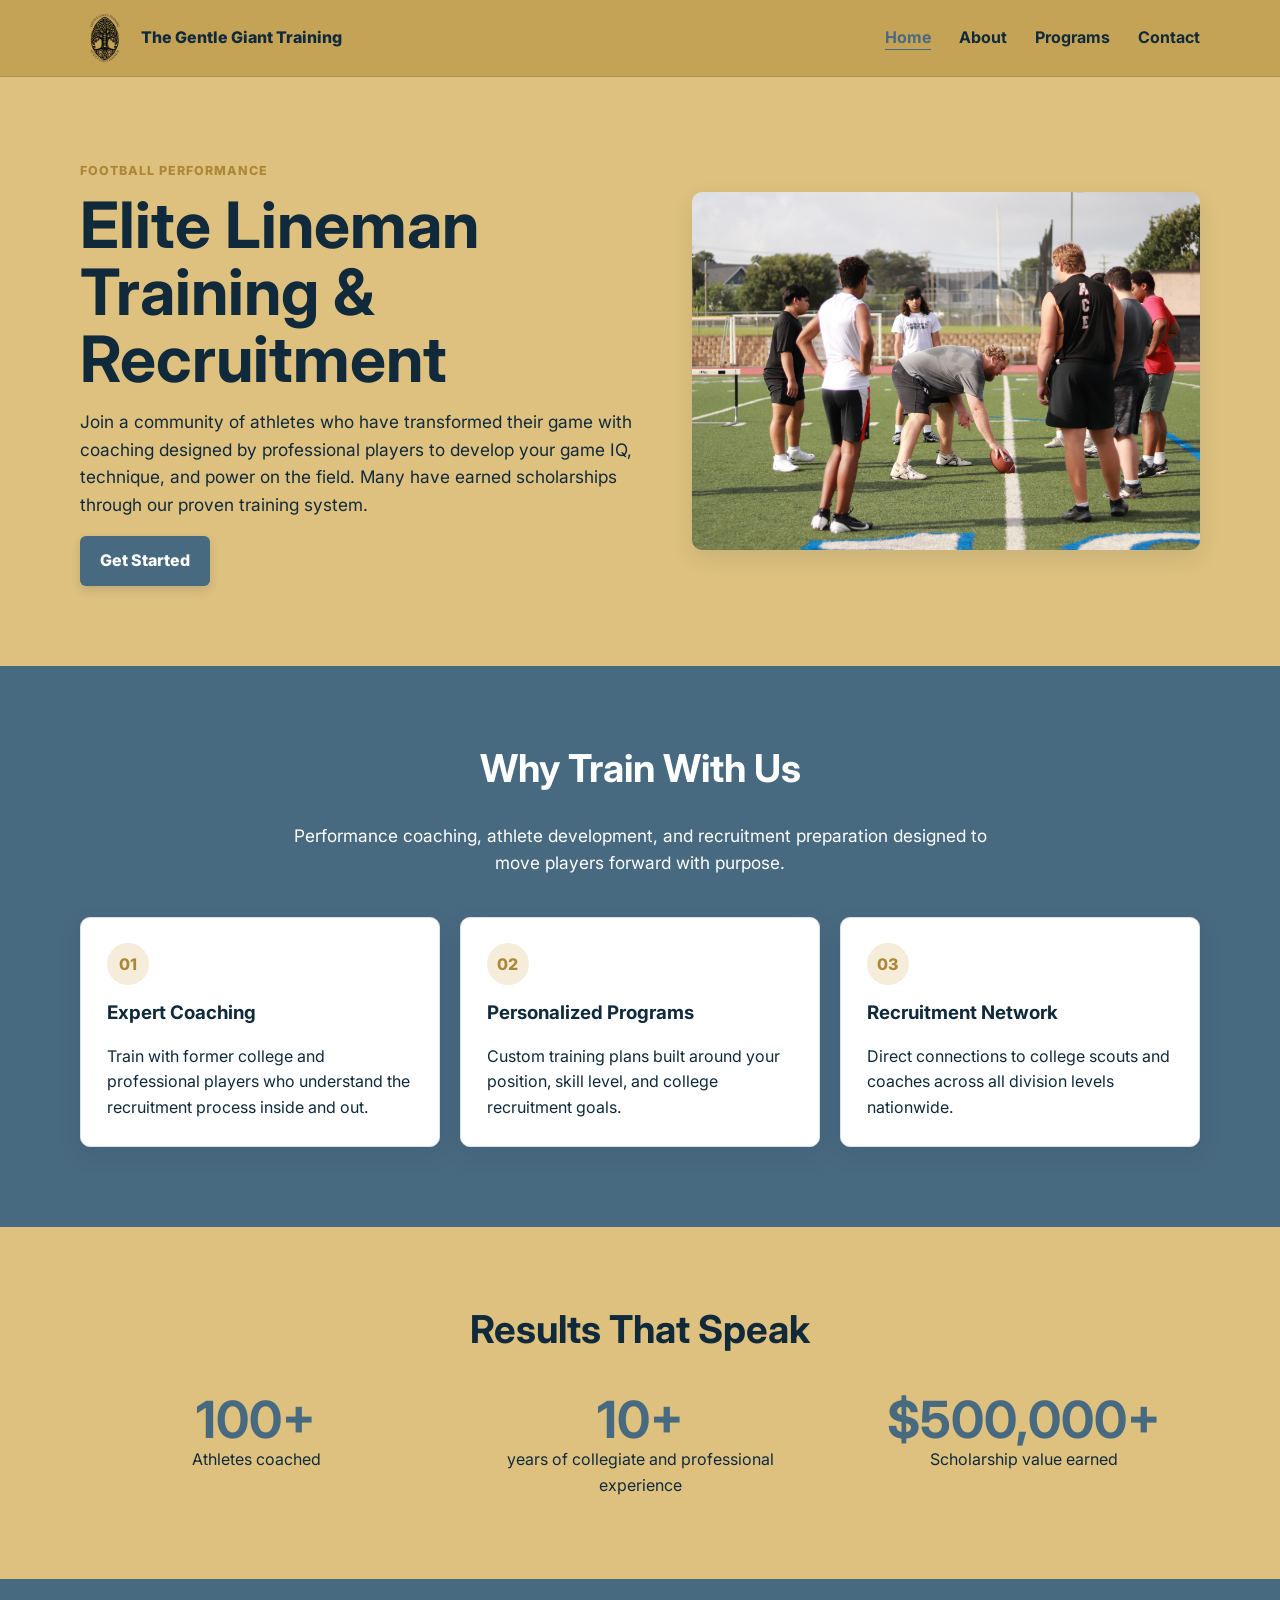
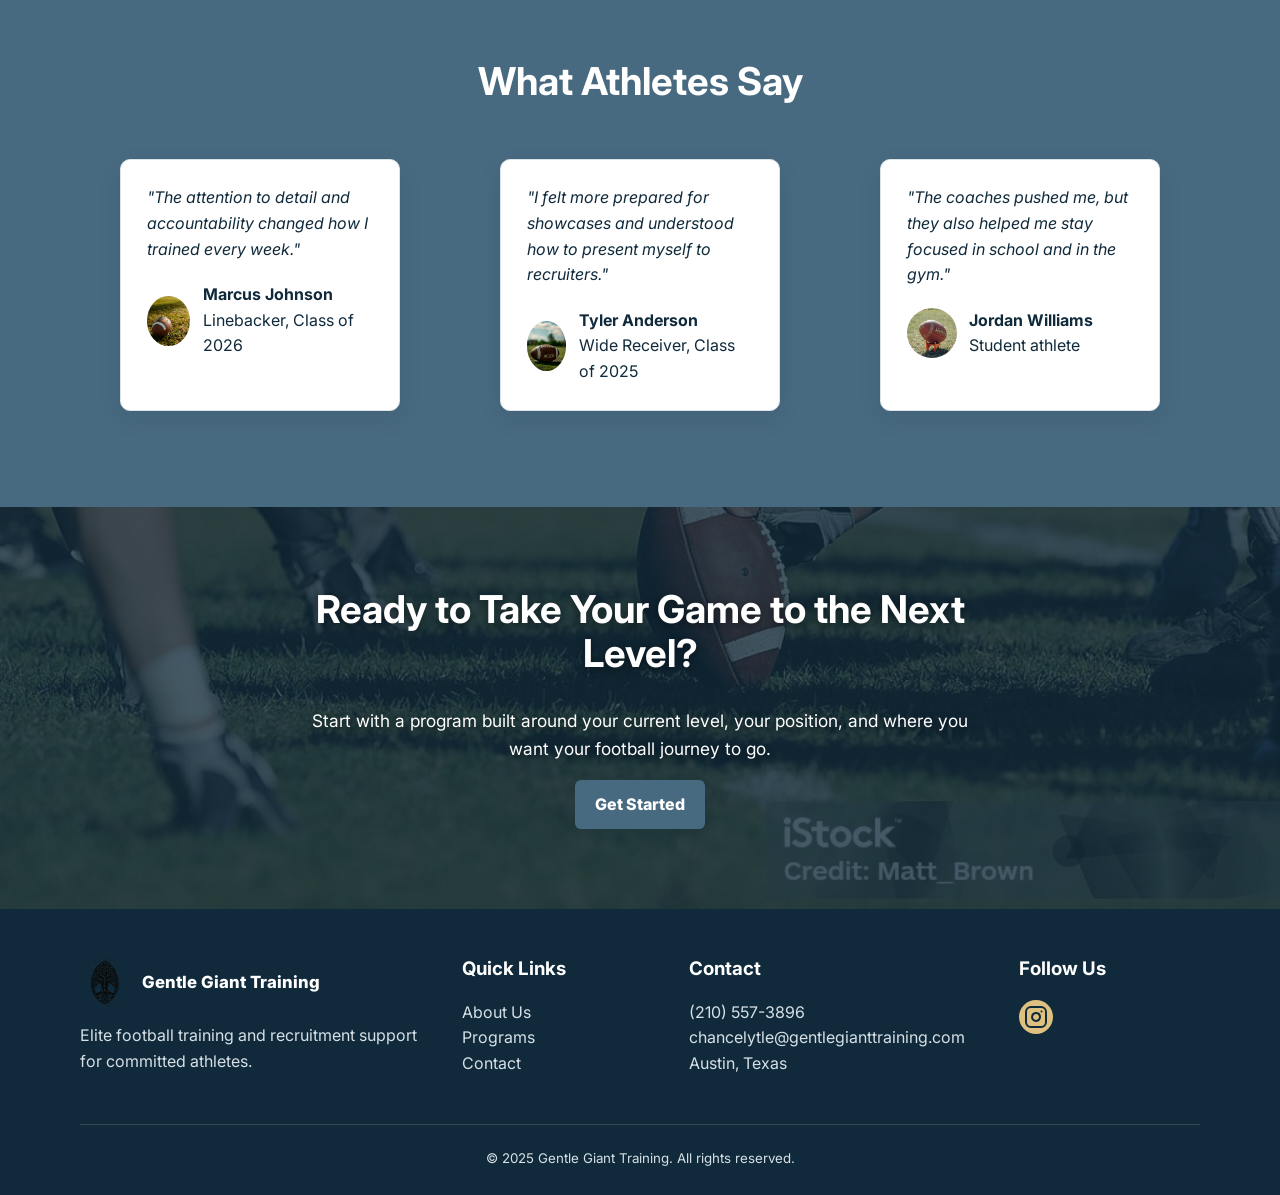
<file: index.html>
﻿<!DOCTYPE html>
<html lang="en">
<head>
  <meta charset="UTF-8">
  <meta name="viewport" content="width=device-width, initial-scale=1.0">
  <title>Gentle Giant Training | Elite Football Training &amp; Recruitment</title>
  <meta name="description" content="Gentle Giant Training helps football athletes develop speed, discipline, and recruitment-ready confidence through coaching and mentorship.">
  <link rel="preconnect" href="https://fonts.googleapis.com">
  <link rel="preconnect" href="https://fonts.gstatic.com" crossorigin>
  <link href="https://fonts.googleapis.com/css2?family=Inter:wght@400;500;600;700;800&display=swap" rel="stylesheet">
  <link rel="stylesheet" href="css/main.css">
</head>
<body>
  <!-- This skip link helps keyboard users jump right to the page content. -->
  <a class="skip-link" href="#main-content">Skip to main content</a>

  <!-- This is the top navigation that is reused on all pages. -->
  <header class="site-header">
    <div class="header-inner">
      <a class="brand" href="index.html" aria-label="Gentle Giant Training home">
        <picture>
          <source srcset="images/gentle-giant-logo.png">
          <img src="images/gentle-giant-logo.png" width="48" height="48" alt="Gentle Giant Training logo">
        </picture>
        <span>The Gentle Giant Training</span>
      </a>
      <button class="menu-toggle" type="button" aria-expanded="false" aria-controls="site-nav" aria-label="Open site navigation">
        <span class="menu-toggle-line" aria-hidden="true"></span>
      </button>
      <nav id="site-nav" class="site-nav" aria-label="Primary navigation" data-open="false">
        <ul>
          <li><a aria-current="page" href="index.html">Home</a></li>
          <li><a href="about.html">About</a></li>
          <li><a href="programs.html">Programs</a></li>
          <li><a href="contact.html">Contact</a></li>
        </ul>
      </nav>
    </div>
  </header>

  <main id="main-content">
    <!-- This is the main hero section for the home page. -->
    <section class="hero">
      <div class="container hero-grid">
        <div class="reveal">
          <span class="eyebrow">Football Performance</span>
          <h1>Elite Lineman Training &amp; Recruitment</h1>
          <p class="lead">Join a community of athletes who have transformed their game with coaching designed by professional players to develop your game IQ, technique, and power on the field. Many have earned scholarships through our proven training system.</p>
          <a class="button" href="programs.html">Get Started</a>
        </div>
        <div class="hero-media reveal">
          <picture>
            <!-- The browser can pick the smaller image on smaller screens. -->
            <source media="(max-width: 480px)" srcset="images/group-ball.jpg">
            <source media="(min-width: 481px)" srcset="images/group-ball.jpg">
            <img src="images/football-1.jpg" width="600" height="358" alt="Football resting on a sunny training field" fetchpriority="high">
          </picture>
        </div>
      </div>
    </section>

    <!-- This section explains the main reasons someone would choose the training program. -->
    <section class="section band-dark">
      <div class="container">
        <div class="section-centered reveal">
          <h2 class="section-title">Why Train With Us</h2>
          <p class="section-intro">Performance coaching, athlete development, and recruitment preparation designed to move players forward with purpose.</p>
        </div>
        <div class="card-grid three-up">
          <article class="card feature-card reveal">
            <span class="icon-badge" aria-hidden="true">01</span>
            <h3>Expert Coaching</h3>
            <p>Train with former college and professional players who understand the recruitment process inside and out.</p>
          </article>
          <article class="card feature-card reveal">
            <span class="icon-badge" aria-hidden="true">02</span>
            <h3>Personalized Programs</h3>
            <p>Custom training plans built around your position, skill level, and college recruitment goals.</p>
          </article>
          <article class="card feature-card reveal">
            <span class="icon-badge" aria-hidden="true">03</span>
            <h3>Recruitment Network</h3>
            <p>Direct connections to college scouts and coaches across all division levels nationwide.</p>
          </article>
        </div>
      </div>
    </section>

    <!-- These stats are meant to stand out as quick proof points. -->
    <section class="section band-accent">
      <div class="container">
        <div class="section-centered reveal">
          <h2 class="section-title">Results That Speak</h2>
        </div>
        <div class="stats">
          <div class="stat reveal">
            <strong>100+</strong>
            <span>Athletes coached</span>
          </div>
          <div class="stat reveal">
            <strong>10+</strong>
            <span>years of collegiate and professional experience</span>
          </div>
          <div class="stat reveal">
            <strong>$500,000+</strong>
            <span>Scholarship value earned</span>
          </div>
        </div>
      </div>
    </section>

    <!-- I used figure and blockquote here because these are quotes from athletes. -->
    <section class="section band-dark">
      <div class="container">
        <div class="section-centered reveal">
          <h2 class="section-title">What Athletes Say</h2>
        </div>
        <div class="card-grid three-up">
          <figure class="card testimonial-card reveal">
            <blockquote>
              <p>"The attention to detail and accountability changed how I trained every week."</p>
            </blockquote>
            <figcaption class="testimonial-meta">
              <picture>
                <source srcset="images/football-5.jpg">
                <img src="images/football-5.jpg" width="96" height="54" alt="Football on a grassy field" loading="lazy">
              </picture>
              <span><strong>Marcus Johnson</strong><br>Linebacker, Class of 2026</span>
            </figcaption>
          </figure>
          <figure class="card testimonial-card reveal">
            <blockquote>
              <p>"I felt more prepared for showcases and understood how to present myself to recruiters."</p>
            </blockquote>
            <figcaption class="testimonial-meta">
              <picture>
                <source srcset="images/football-6.jpg">
                <img src="images/football-6.jpg" width="96" height="67" alt="Football on a field beneath a blue sky" loading="lazy">
              </picture>
              <span><strong>Tyler Anderson</strong><br>Wide Receiver, Class of 2025</span>
            </figcaption>
          </figure>
          <figure class="card testimonial-card reveal">
            <blockquote>
              <p>"The coaches pushed me, but they also helped me stay focused in school and in the gym."</p>
            </blockquote>
            <figcaption class="testimonial-meta">
              <picture>
                <source srcset="images/football-7.jpg">
                <img src="images/football-7.jpg" width="96" height="57" alt="Football positioned on a kicking tee" loading="lazy">
              </picture>
              <span><strong>Jordan Williams</strong><br>Student athlete</span>
            </figcaption>
          </figure>
        </div>
      </div>
    </section>

    <!-- This is the final call-to-action before the footer. -->
    <section class="section band-accent cta-section cta-home">
      <div class="container section-centered reveal">
        <h2>Ready to Take Your Game to the Next Level?</h2>
        <p class="lead" style="margin-inline:auto;">Start with a program built around your current level, your position, and where you want your football journey to go.</p>
        <a class="button" href="contact.html">Get Started</a>
      </div>
    </section>
  </main>

  <!-- This footer gives users the important links and contact details again. -->
  <footer class="footer section-tight">
    <div class="container footer-grid four-up">
      <section>
        <h2 class="visually-hidden">Company information</h2>
        <a class="footer-brand" href="index.html" aria-label="Gentle Giant Training home">
          <img src="images/gentle-giant-logo.png" width="48" height="48" alt="">
          <span>Gentle Giant Training</span>
        </a>
        <p>Elite football training and recruitment support for committed athletes.</p>
      </section>
      <nav aria-label="Footer navigation">
        <h3>Quick Links</h3>
        <ul class="footer-links">
          <li><a href="about.html">About Us</a></li>
          <li><a href="programs.html">Programs</a></li>
          <li><a href="contact.html">Contact</a></li>
        </ul>
      </nav>
      <section>
        <h3>Contact</h3>
        <p>(210) 557-3896<br>chancelytle@gentlegianttraining.com<br>Austin, Texas</p>
      </section>
      <section>
        <h3>Follow Us</h3>
        <ul class="social-list" aria-label="Social media links">
          <li>
            <a href="https://www.instagram.com/gentlegianttraining/" class="instagram-btn" target="_blank" aria-label="Instagram">
              <svg viewBox="0 0 24 24" width="24" height="24" stroke="currentColor" stroke-width="2" fill="none" stroke-linecap="round" stroke-linejoin="round">
                <rect x="2" y="2" width="20" height="20" rx="5" ry="5"></rect>
                <path d="M16 11.37A4 4 0 1 1 12.63 8 4 4 0 0 1 16 11.37z"></path>
                <line x1="17.5" y1="6.5" x2="17.51" y2="6.5"></line>
              </svg>
            </a>
<!--            <a href="https://www.instagram.com/gentlegianttraining/" aria-label="Instagram" target="_blank">IG</a>-->
          </li>
        </ul>
      </section>
    </div>
    <div class="container copyright">
      <small>&copy; 2025 Gentle Giant Training. All rights reserved.</small>
    </div>
  </footer>

  <!-- This schema helps search engines understand the business information. -->
  <script type="application/ld+json">
    {
      "@context": "https://schema.org",
      "@type": "SportsActivityLocation",
      "name": "Gentle Giant Training",
      "description": "Elite football training and recruitment support for student athletes.",
      "telephone": "+1-210-557-3896",
      "email": "chancelytle@gentlegianttraining.com",
      "address": {
        "@type": "PostalAddress",
        "streetAddress": "1500 Championship Drive",
        "addressLocality": "Austin",
        "addressRegion": "Texas"
      }
    }
  </script>
  <script src="javascript/main.js"></script>
</body>
</html>
</file>
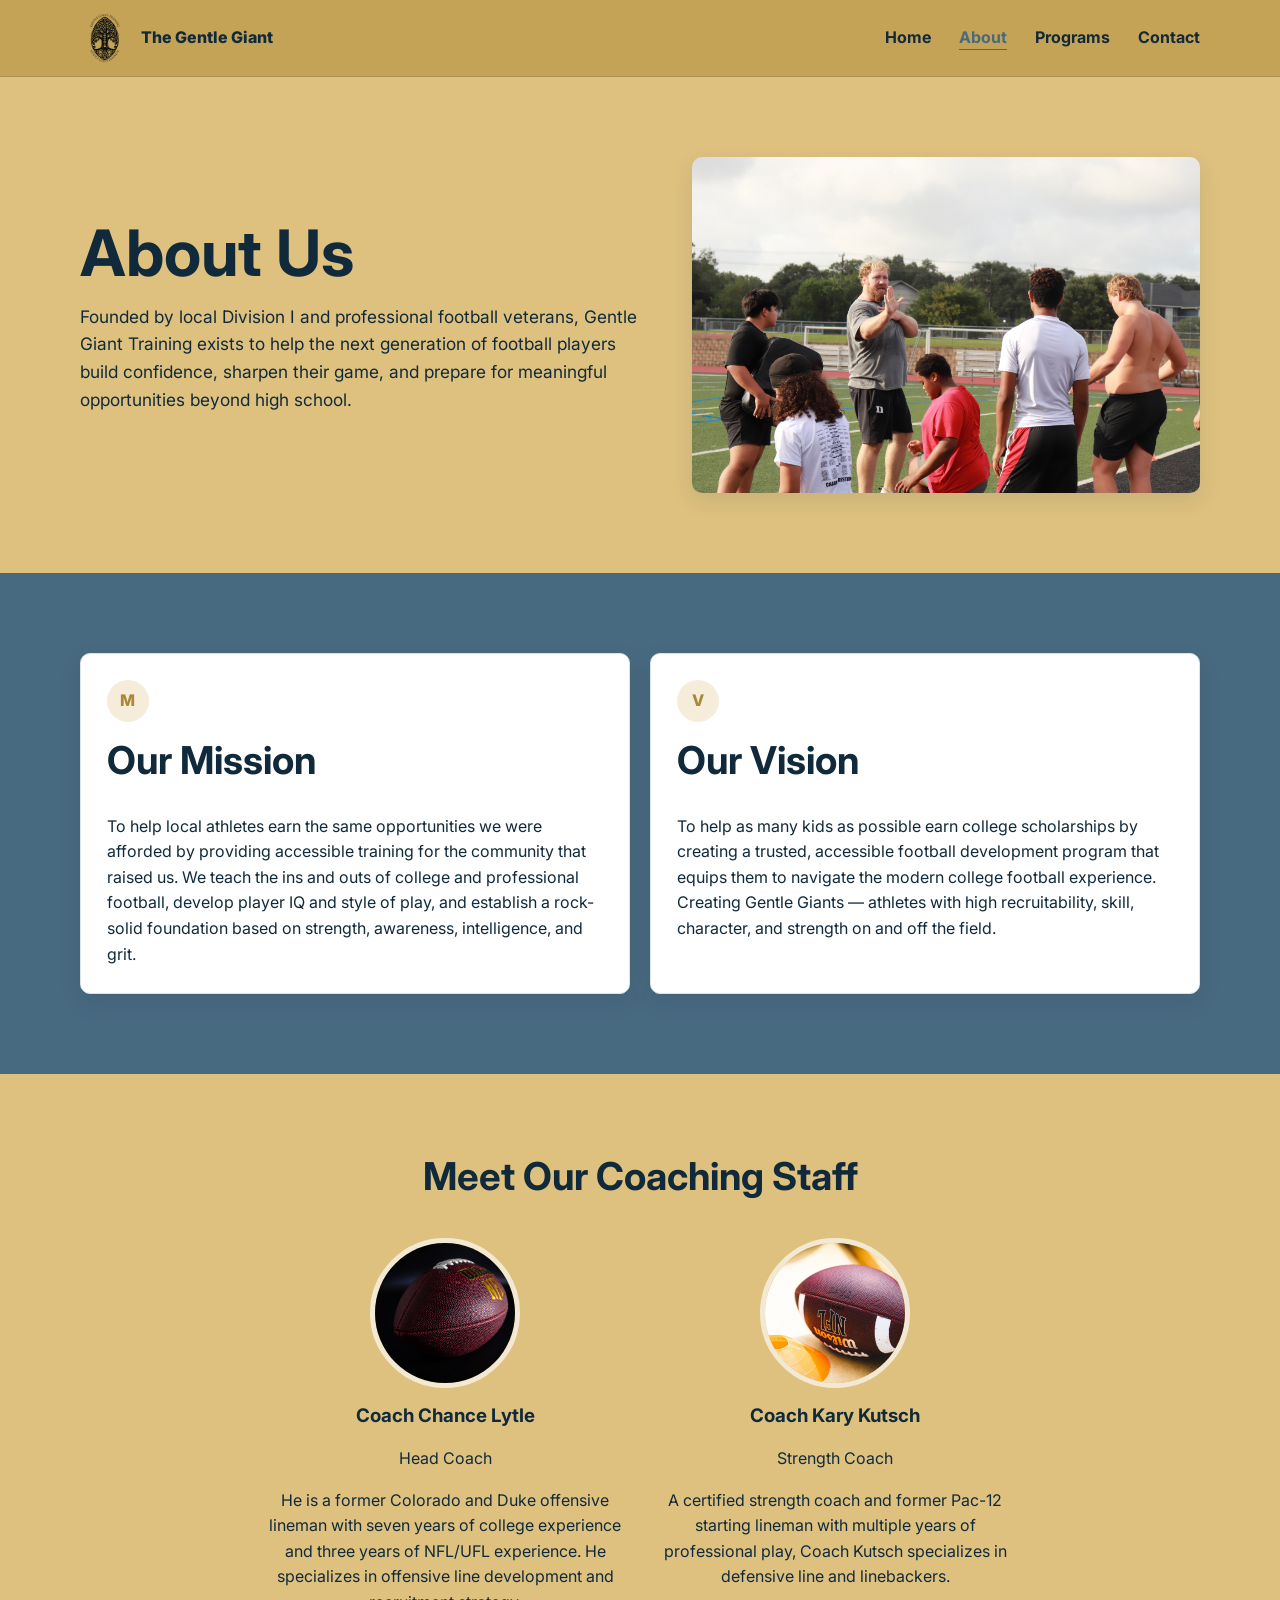
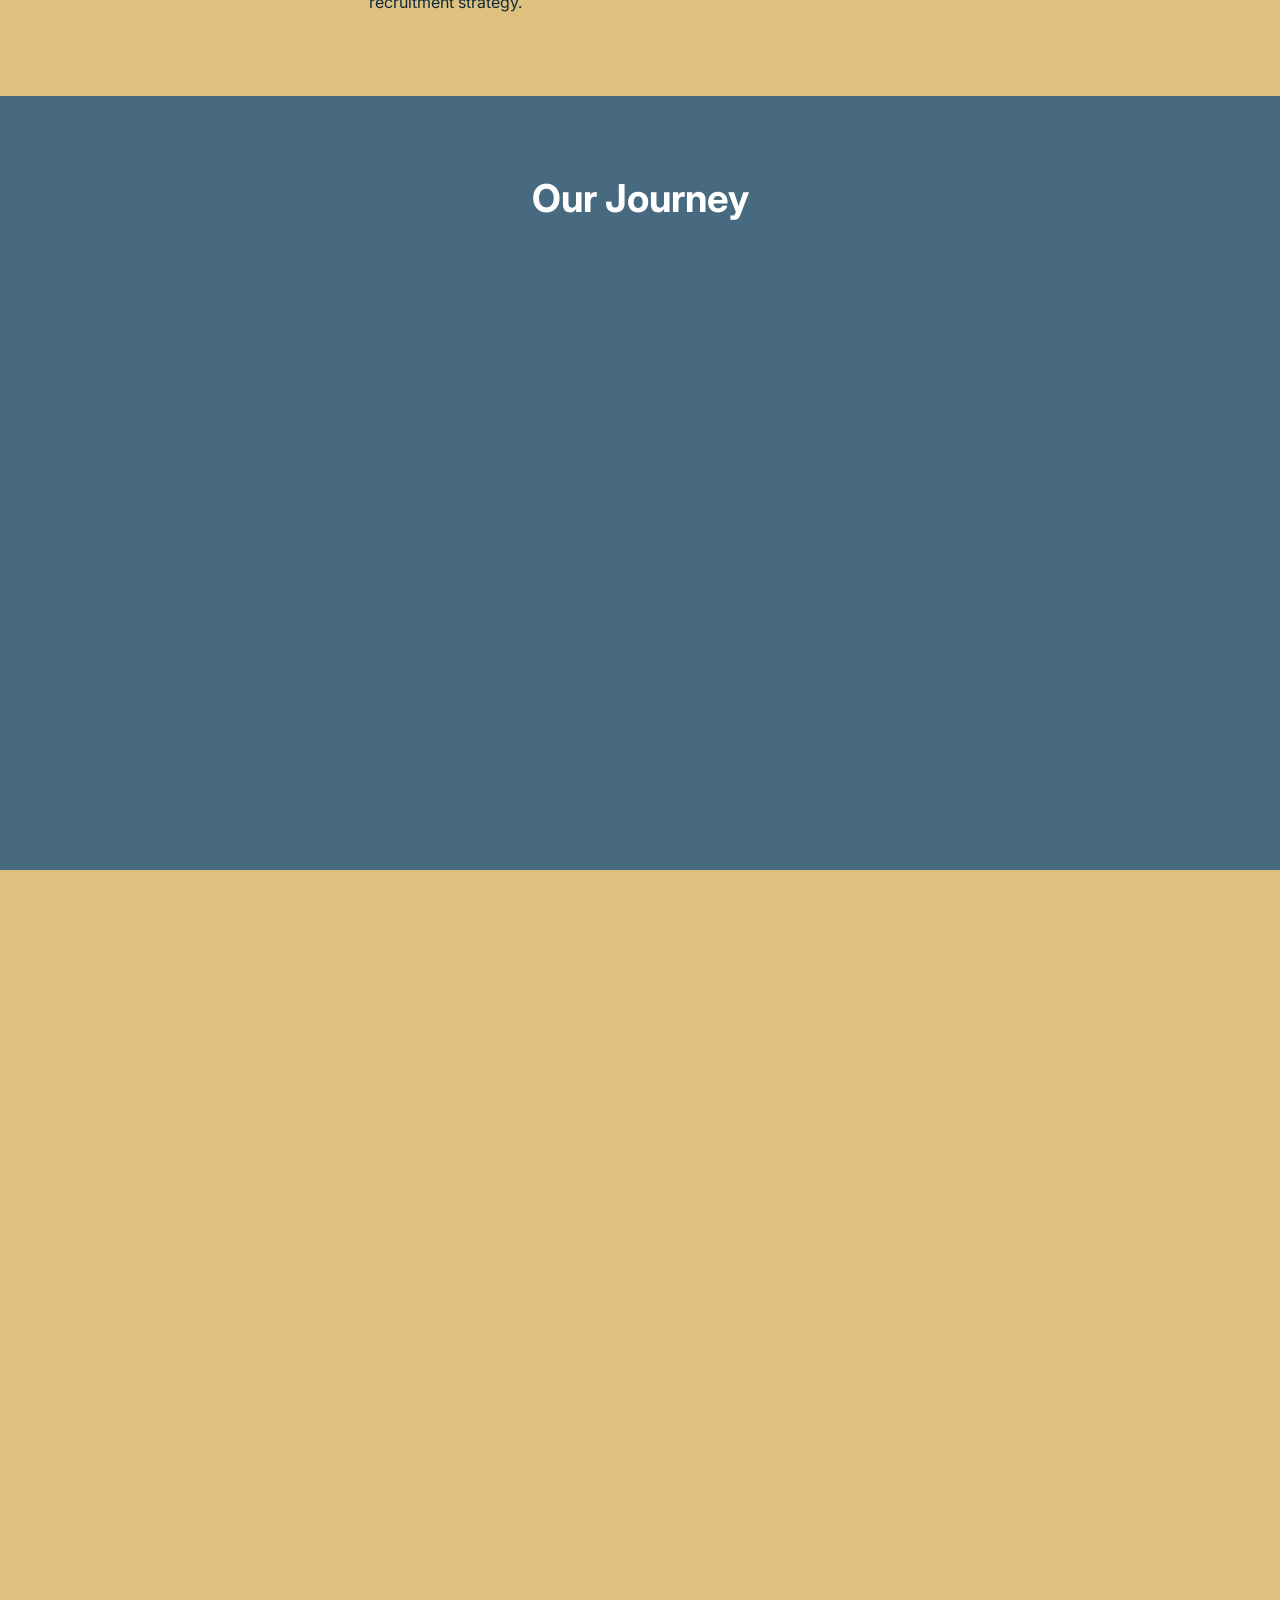
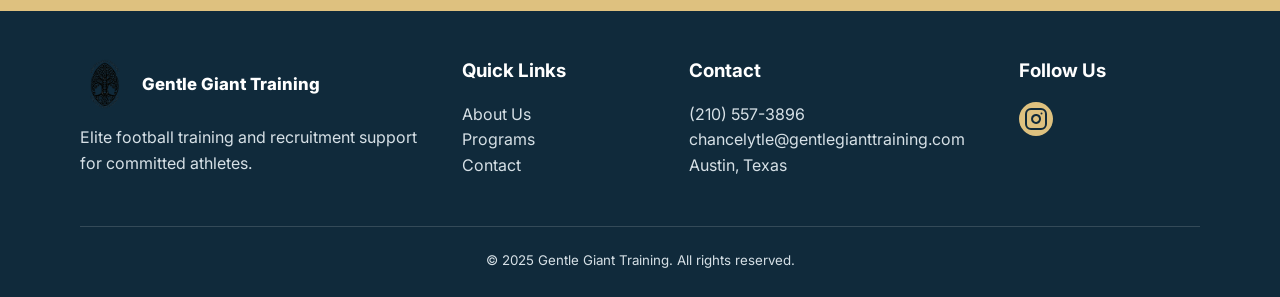
<file: about.html>
﻿<!DOCTYPE html>
<html lang="en">
<head>
  <meta charset="UTF-8">
  <meta name="viewport" content="width=device-width, initial-scale=1.0">
  <title>About Us | Gentle Giant Training</title>
  <meta name="description" content="Learn about Gentle Giant Training, our coaching mission, staff, athlete development philosophy, and core values.">
  <link rel="preconnect" href="https://fonts.googleapis.com">
  <link rel="preconnect" href="https://fonts.gstatic.com" crossorigin>
  <link href="https://fonts.googleapis.com/css2?family=Inter:wght@400;500;600;700;800&display=swap" rel="stylesheet">
  <link rel="stylesheet" href="css/main.css">
  <link rel="stylesheet" href="css/about.css">
</head>
<body>
  <!-- This skip link is here so keyboard users do not have to tab through the whole menu. -->
  <a class="skip-link" href="#main-content">Skip to main content</a>

  <!-- This header is the same main navigation used across the website. -->
  <header class="site-header">
    <div class="header-inner">
      <a class="brand" href="index.html" aria-label="Gentle Giant Training home">
        <picture>
          <source srcset="images/gentle-giant-logo.png">
          <img src="images/gentle-giant-logo.png" width="48" height="48" alt="Gentle Giant Training logo">
        </picture>
        <span>The Gentle Giant</span>
      </a>
      <button class="menu-toggle" type="button" aria-expanded="false" aria-controls="site-nav" aria-label="Open site navigation">
        <span class="menu-toggle-line" aria-hidden="true"></span>
      </button>
      <nav id="site-nav" class="site-nav" aria-label="Primary navigation" data-open="false">
        <ul>
          <li><a href="index.html">Home</a></li>
          <li><a aria-current="page" href="about.html">About</a></li>
          <li><a href="programs.html">Programs</a></li>
          <li><a href="contact.html">Contact</a></li>
        </ul>
      </nav>
    </div>
  </header>

  <main id="main-content">
    <!-- This hero uses the same text-and-image layout as the other main pages. -->
    <section class="hero">
      <div class="container hero-grid">
        <div class="reveal">
          <h1>About Us</h1>
          <p class="lead">Founded by local Division I and professional football veterans, Gentle Giant Training exists to help the next generation of football players build confidence, sharpen their game, and prepare for meaningful opportunities beyond high school.</p>
        </div>
        <div class="hero-media reveal">
          <picture>
            <!-- These image sizes help the browser load a better file for the screen size. -->
            <source media="(max-width: 480px)" srcset="images/group-talking.jpg">
            <source media="(min-width: 481px)" srcset="images/group-talking.jpg">
            <img src="images/football-3.jpg" width="600" height="336" alt="Football centered on a marked field" fetchpriority="high">
          </picture>
        </div>
      </div>
    </section>

    <!-- These cards explain the purpose of the business. -->
    <section class="section band-dark">
      <div class="container card-grid two-up">
        <article class="card reveal">
          <span class="icon-badge" aria-hidden="true">M</span>
          <h2>Our Mission</h2>
          <p>To help local athletes earn the same opportunities we were afforded by providing accessible training for the community that raised us. We teach the ins and outs of college and professional football, develop player IQ and style of play, and establish a rock-solid foundation based on strength, awareness, intelligence, and grit.</p>
        </article>
        <article class="card reveal">
          <span class="icon-badge" aria-hidden="true">V</span>
          <h2>Our Vision</h2>
          <p>To help as many kids as possible earn college scholarships by creating a trusted, accessible football development program that equips them to navigate the modern college football experience. Creating Gentle Giants — athletes with high recruitability, skill, character, and strength on and off the field.</p>
        </article>
      </div>
    </section>

    <!-- This is the coach section with responsive images for each coach. -->
    <section class="section band-accent">
      <div class="container">
        <div class="section-centered reveal">
          <h2>Meet Our Coaching Staff</h2>
        </div>
        <div class="coach-grid">
          <article class="coach-card reveal">
            <picture>
              <source srcset="images/football-2.jpg">
              <img src="images/football-2.jpg" width="160" height="112" alt="Close-up of a football against a dark background" loading="lazy">
            </picture>
            <h3>Coach Chance Lytle</h3>
            <p>Head Coach</p>
            <p>He is a former Colorado and Duke offensive lineman with seven years of college experience and three years of NFL/UFL experience. He specializes in offensive line development and recruitment strategy.</p>
          </article>
          <article class="coach-card reveal">
            <picture>
              <source srcset="images/football-4.jpg">
              <img src="images/football-4.jpg" width="160" height="112" alt="Football beside training cones" loading="lazy">
            </picture>
            <h3>Coach Kary Kutsch</h3>
            <p>Strength Coach</p>
            <p>A certified strength coach and former Pac-12 starting lineman with multiple years of professional play, Coach Kutsch specializes in defensive line and linebackers.</p>
          </article>
        </div>
      </div>
    </section>

    <!-- This timeline shows the history in order from oldest to newest. -->
    <section class="section band-dark">
      <div class="container">
        <div class="section-centered reveal">
          <h2 class="section-title">Our Journey</h2>
        </div>
        <div class="timeline">
          <article class="timeline-item reveal">
            <div class="timeline-year">2016</div>
            <div class="timeline-body">
              <h3>Inspiration</h3>
              <p>Gentle Giant began its development with a mission to understand the systems that create success for athletes in the college environment.</p>
            </div>
          </article>
          <article class="timeline-item reveal">
            <div class="timeline-year">2021</div>
            <div class="timeline-body">
              <h3>NIL</h3>
              <p>Gentle Giant's first NIL partnership with an athlete was established.</p>
            </div>
          </article>
          <article class="timeline-item reveal">
            <div class="timeline-year">2024</div>
            <div class="timeline-body">
              <h3>Austin Football</h3>
              <p>Partnered with the Austin Women's football team as their offensive-line training provider.</p>
            </div>
          </article>
          <article class="timeline-item reveal">
            <div class="timeline-year">2025</div>
            <div class="timeline-body">
              <h3>Official Founding</h3>
              <p>Gentle Giant Training was officially launched.</p>
            </div>
          </article>
        </div>
      </div>
    </section>

    <!-- The blue stars are decorative icons for each core value. -->
    <section class="section band-accent">
      <div class="container">
        <div class="section-centered reveal">
          <h2>Our Core Values</h2>
        </div>
        <div class="values-grid">
          <div class="value-item reveal">
            <picture>
              <source srcset="images/blue-star-32.png 32w, images/blue-star-64.png 64w" sizes="32px">
              <img class="value-icon" src="images/blue-star-32.png" width="32" height="32" alt="" aria-hidden="true" loading="lazy">
            </picture>
            <strong>Helping others</strong>
            <p>No one should be denied access to knowledge or wisdom simply due to circumstances.</p>
          </div>
          <div class="value-item reveal">
            <picture>
              <source srcset="images/blue-star-32.png 32w, images/blue-star-64.png 64w" sizes="32px">
              <img class="value-icon" src="images/blue-star-32.png" width="32" height="32" alt="" aria-hidden="true" loading="lazy">
            </picture>
            <strong>Inner Strength</strong>
            <p>Building physical and mental strength to thrive on and off the field.</p>
          </div>
          <div class="value-item reveal">
            <picture>
              <source srcset="images/blue-star-32.png 32w, images/blue-star-64.png 64w" sizes="32px">
              <img class="value-icon" src="images/blue-star-32.png" width="32" height="32" alt="" aria-hidden="true" loading="lazy">
            </picture>
            <strong>Intelligent Training</strong>
            <p>Understanding the purposes of training and creating intellectual agency in athletes to showcase to higher-level coaches.</p>
          </div>
          <div class="value-item reveal">
            <picture>
              <source srcset="images/blue-star-32.png 32w, images/blue-star-64.png 64w" sizes="32px">
              <img class="value-icon" src="images/blue-star-32.png" width="32" height="32" alt="" aria-hidden="true" loading="lazy">
            </picture>
            <strong>Confidence</strong>
            <p>Empowering individuals to believe in their choices and commit to their athletic and personal identities.</p>
          </div>
          <div class="value-item reveal">
            <picture>
              <source srcset="images/blue-star-32.png 32w, images/blue-star-64.png 64w" sizes="32px">
              <img class="value-icon" src="images/blue-star-32.png" width="32" height="32" alt="" aria-hidden="true" loading="lazy">
            </picture>
            <strong>Kindness</strong>
            <p>Training with kindness creates accessibility and a love for the game that fuels athletes' drive and helps create good teammates.</p>
          </div>
        </div>
      </div>
    </section>
  </main>

  <!-- This footer repeats useful links so visitors do not need to scroll back up. -->
  <footer class="footer section-tight">
    <div class="container footer-grid four-up">
      <section>
        <h2 class="visually-hidden">Company information</h2>
        <a class="footer-brand" href="index.html" aria-label="Gentle Giant Training home">
          <img src="images/gentle-giant-logo.png" width="48" height="48" alt="">
          <span>Gentle Giant Training</span>
        </a>
        <p>Elite football training and recruitment support for committed athletes.</p>
      </section>
      <nav aria-label="Footer navigation">
        <h3>Quick Links</h3>
        <ul class="footer-links">
          <li><a href="about.html">About Us</a></li>
          <li><a href="programs.html">Programs</a></li>
          <li><a href="contact.html">Contact</a></li>
        </ul>
      </nav>
      <section>
        <h3>Contact</h3>
        <p>(210) 557-3896<br>chancelytle@gentlegianttraining.com<br>Austin, Texas</p>
      </section>
      <section>
        <h3>Follow Us</h3>
        <ul class="social-list" aria-label="Social media links">
          <li>
            <a href="https://www.instagram.com/gentlegianttraining/" class="instagram-btn" target="_blank" aria-label="Instagram">
              <svg viewBox="0 0 24 24" width="24" height="24" stroke="currentColor" stroke-width="2" fill="none" stroke-linecap="round" stroke-linejoin="round">
                <rect x="2" y="2" width="20" height="20" rx="5" ry="5"></rect>
                <path d="M16 11.37A4 4 0 1 1 12.63 8 4 4 0 0 1 16 11.37z"></path>
                <line x1="17.5" y1="6.5" x2="17.51" y2="6.5"></line>
              </svg>
            </a>
          </li>
        </ul>
      </section>
    </div>
    <div class="container copyright">
      <small>&copy; 2025 Gentle Giant Training. All rights reserved.</small>
    </div>
  </footer>

  <script src="javascript/main.js"></script>
</body>
</html>
</file>
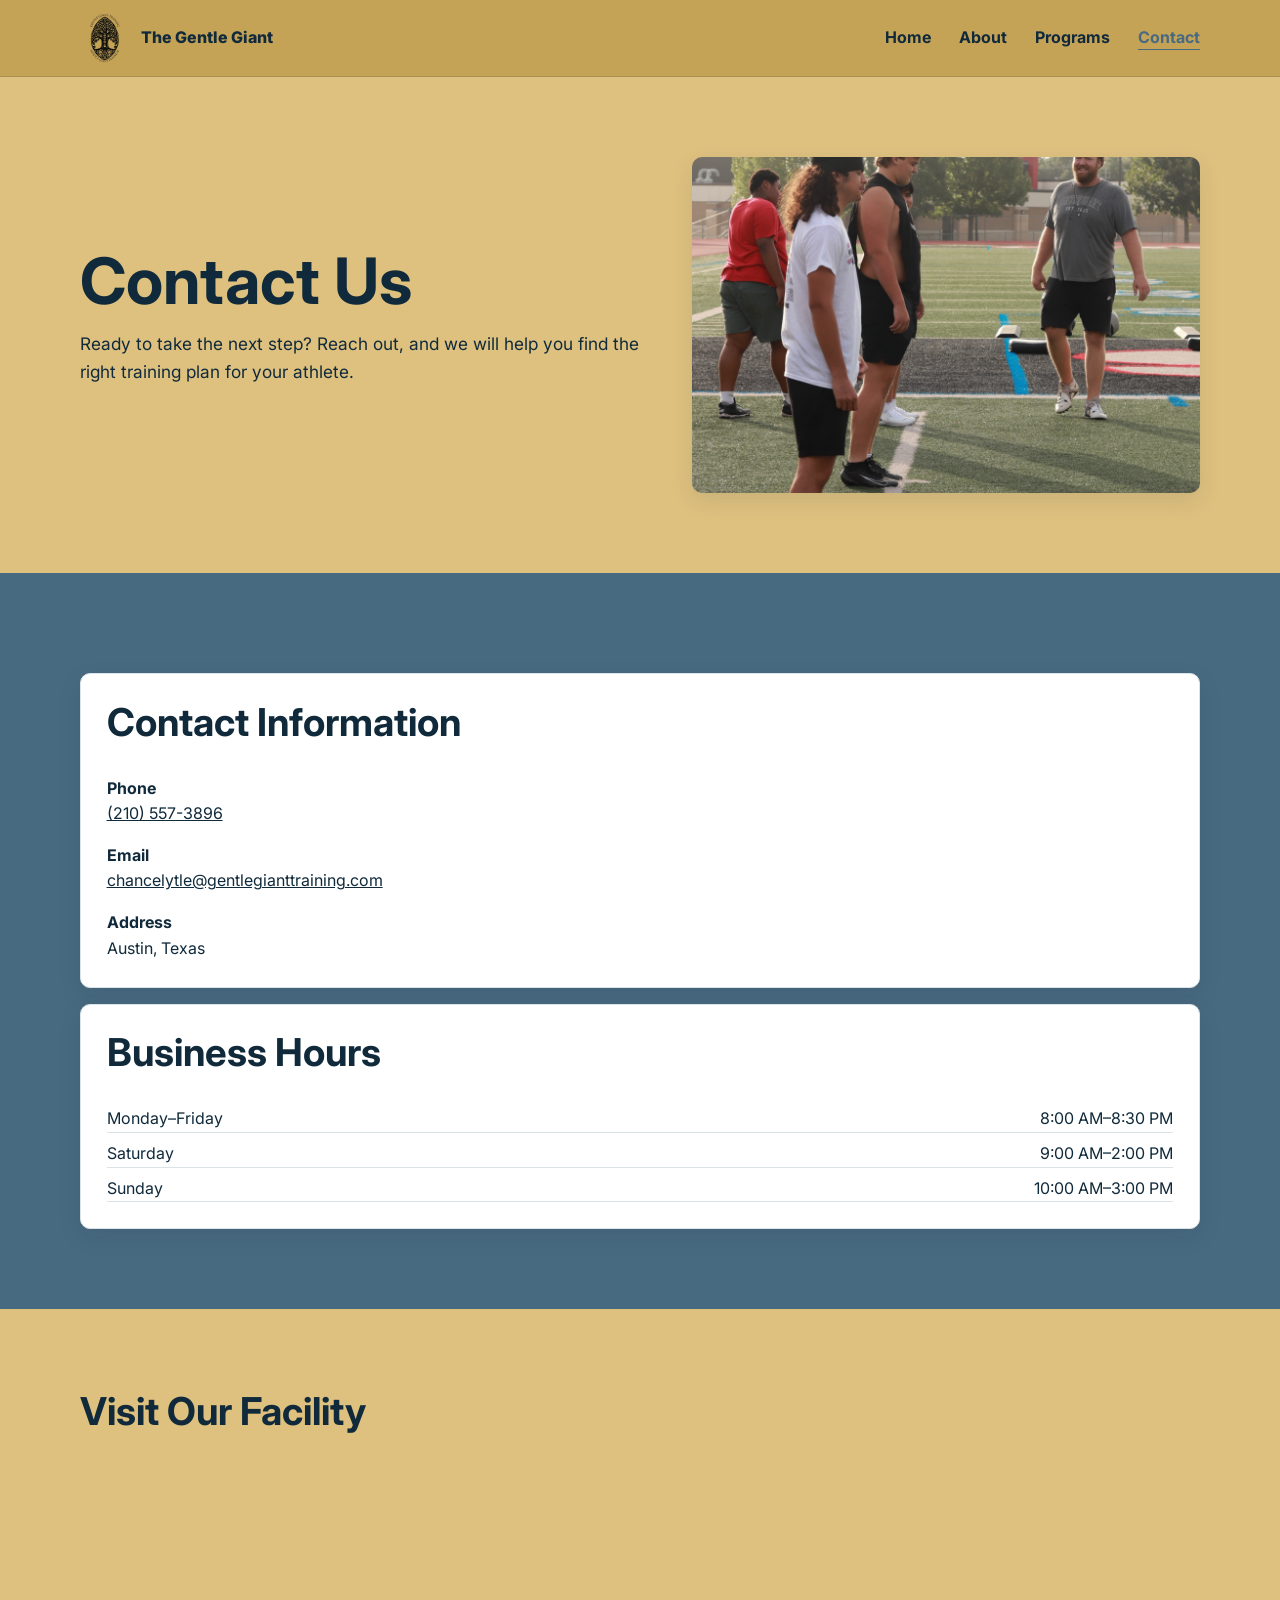
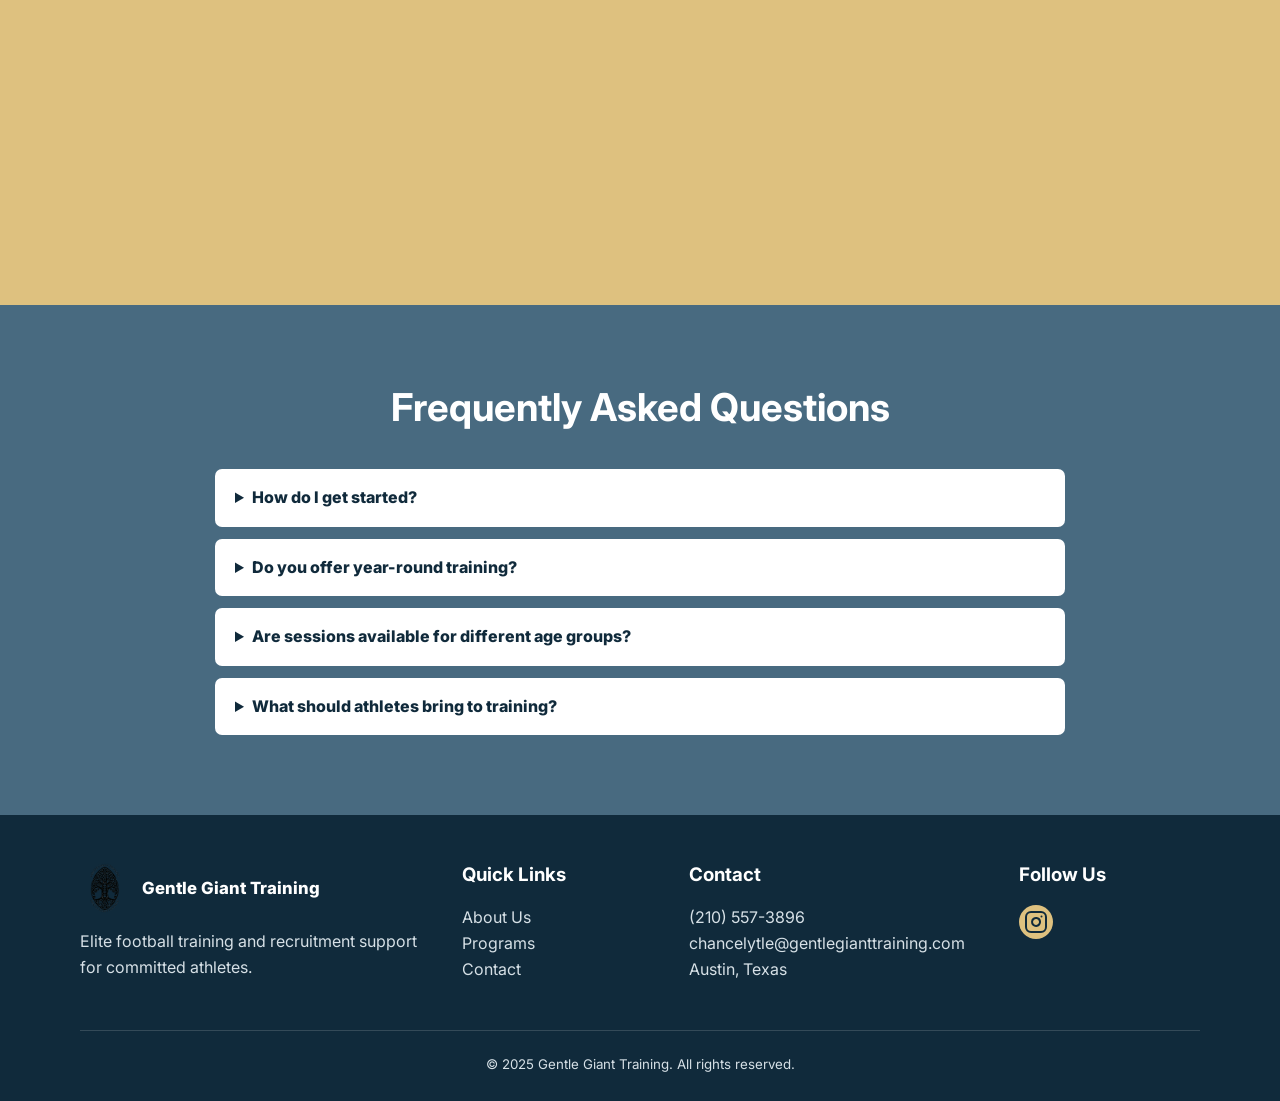
<file: contact.html>
﻿<!DOCTYPE html>
<html lang="en">
<head>
  <meta charset="UTF-8">
  <meta name="viewport" content="width=device-width, initial-scale=1.0">
  <title>Contact Us | Gentle Giant Training</title>
  <meta name="description" content="Contact Gentle Giant Training to learn more about football training, recruitment support, and athlete development programs.">
  <link rel="preconnect" href="https://fonts.googleapis.com">
  <link rel="preconnect" href="https://fonts.gstatic.com" crossorigin>
  <link href="https://fonts.googleapis.com/css2?family=Inter:wght@400;500;600;700;800&display=swap" rel="stylesheet">
  <link rel="stylesheet" href="css/main.css">
  <link rel="stylesheet" href="css/contact.css">
</head>
<body>
  <!-- This skip link is for accessibility and helps keyboard users skip the menu. -->
  <a class="skip-link" href="#main-content">Skip to main content</a>

  <!-- This is the main header and navigation. -->
  <header class="site-header">
    <div class="header-inner">
      <a class="brand" href="index.html" aria-label="Gentle Giant Training home">
        <picture>
          <source srcset="images/gentle-giant-logo.png">
          <img src="images/gentle-giant-logo.png" width="48" height="48" alt="Gentle Giant Training logo">
        </picture>
        <span>The Gentle Giant</span>
      </a>
      <button class="menu-toggle" type="button" aria-expanded="false" aria-controls="site-nav" aria-label="Open site navigation">
        <span class="menu-toggle-line" aria-hidden="true"></span>
      </button>
      <nav id="site-nav" class="site-nav" aria-label="Primary navigation" data-open="false">
        <ul>
          <li><a href="index.html">Home</a></li>
          <li><a href="about.html">About</a></li>
          <li><a href="programs.html">Programs</a></li>
          <li><a aria-current="page" href="contact.html">Contact</a></li>
        </ul>
      </nav>
    </div>
  </header>

  <main id="main-content">
    <!-- This hero matches the other inner pages with text and an image side by side. -->
    <section class="hero">
      <div class="container hero-grid">
        <div class="reveal">
          <h1>Contact Us</h1>
          <p class="lead">Ready to take the next step? Reach out, and we will help you find the right training plan for your athlete.</p>
        </div>
        <div class="hero-media reveal">
          <picture>
            <!-- The image changes size depending on the screen width. -->
            <source media="(max-width: 480px)" srcset="images/group-standing.jpg">
            <source media="(min-width: 481px)" srcset="images/group-standing.jpg">
            <img src="images/football-7.jpg" width="600" height="336" alt="Football positioned on a kicking tee at a training field" fetchpriority="high">
          </picture>
        </div>
      </div>
    </section>

    <!-- This section contains the contact form and the contact details beside it. -->
    <section class="section band-dark">
      <div class="container contact-layout">
        <div>
<!--          <form class="card reveal" action="#" method="post">-->
<!--            &lt;!&ndash; Labels are included so the form is easier to understand and more accessible. &ndash;&gt;-->
<!--            <h2>Send Us a Message</h2>-->
<!--            <div class="form-grid">-->
<!--              <div class="field-row">-->
<!--                <div>-->
<!--                  <label for="first-name">First Name</label>-->
<!--                  <input id="first-name" name="first-name" type="text" autocomplete="given-name" required>-->
<!--                </div>-->
<!--                <div>-->
<!--                  <label for="last-name">Last Name</label>-->
<!--                  <input id="last-name" name="last-name" type="text" autocomplete="family-name" required>-->
<!--                </div>-->
<!--              </div>-->
<!--              <div>-->
<!--                <label for="email">Email</label>-->
<!--                <input id="email" name="email" type="email" autocomplete="email" required>-->
<!--              </div>-->
<!--              <div>-->
<!--                <label for="phone">Phone</label>-->
<!--                <input id="phone" name="phone" type="tel" autocomplete="tel">-->
<!--              </div>-->
<!--              <div>-->
<!--                <label for="subject">Subject</label>-->
<!--                <input id="subject" name="subject" type="text" required>-->
<!--              </div>-->
<!--              <div>-->
<!--                <label for="message">Message</label>-->
<!--                <textarea id="message" name="message" required></textarea>-->
<!--              </div>-->
<!--              <div class="checkbox-row">-->
<!--                <input id="consent" name="consent" type="checkbox">-->
<!--                <label for="consent" style="margin-bottom:0; font-weight:500;">I agree to receive follow-up communication about training and program details.</label>-->
<!--              </div>-->
<!--              <button class="button" type="submit">Submit</button>-->
<!--            </div>-->
<!--          </form>-->
        </div>

        <aside>
          <article class="card contact-card reveal" style="margin-bottom: 1rem;">
            <h2>Contact Information</h2>
            <p><strong>Phone</strong><br><a href="tel:2105573896">(210) 557-3896</a></p>
            <p><strong>Email</strong><br><a href="mailto:chancelytle@gentlegianttraining.com">chancelytle@gentlegianttraining.com</a></p>
            <p><strong>Address</strong><br>Austin, Texas</p>
          </article>
          <article class="card contact-card reveal">
            <h2>Business Hours</h2>
            <div class="hours-list" aria-label="Business hours">
              <div class="hours-item"><span>Monday–Friday</span><span>8:00 AM–8:30 PM</span></div>
              <div class="hours-item"><span>Saturday</span><span>9:00 AM–2:00 PM</span></div>
              <div class="hours-item"><span>Sunday</span><span>10:00 AM–3:00 PM</span></div>
            </div>
          </article>
        </aside>
      </div>
    </section>

    <!-- This map helps visitors find the facility location. -->
    <section class="section band-accent">
      <div class="container reveal">
        <h2>Visit Our Facility</h2>
        <iframe class="map-frame" title="Map showing Gentle Giant Training in Austin, Texas" src="https://maps.google.com/maps?q=Austin%2C%20Texas&t=&z=13&ie=UTF8&iwloc=&output=embed" loading="lazy" referrerpolicy="no-referrer-when-downgrade"></iframe>
      </div>
    </section>

    <!-- I used details/summary so the FAQ works without extra JavaScript. -->
    <section class="section band-dark">
      <div class="container">
        <div class="section-centered reveal">
          <h2 class="section-title">Frequently Asked Questions</h2>
        </div>
        <div class="faq-list">
          <details class="faq-item reveal">
            <summary>How do I get started?</summary>
            <p>Contact us through the form above, and we will recommend a starting program based on age, position, and current experience.</p>
          </details>
          <details class="faq-item reveal">
            <summary>Do you offer year-round training?</summary>
            <p>Yes. Athletes can train in-season, off-season, or during specific recruiting and combine-prep windows.</p>
          </details>
          <details class="faq-item reveal">
            <summary>Are sessions available for different age groups?</summary>
            <p>Programs are designed for youth, high school, and advanced athletes who need position-specific support.</p>
          </details>
          <details class="faq-item reveal">
            <summary>What should athletes bring to training?</summary>
            <p>Bring cleats, athletic wear, water, and any position-specific gear that you use during practice or games.</p>
          </details>
        </div>
      </div>
    </section>
  </main>

  <!-- This footer gives quick links and contact info again. -->
  <footer class="footer section-tight">
    <div class="container footer-grid four-up">
      <section>
        <h2 class="visually-hidden">Company information</h2>
        <a class="footer-brand" href="index.html" aria-label="Gentle Giant Training home">
          <img src="images/gentle-giant-logo.png" width="48" height="48" alt="">
          <span>Gentle Giant Training</span>
        </a>
        <p>Elite football training and recruitment support for committed athletes.</p>
      </section>
      <nav aria-label="Footer navigation">
        <h3>Quick Links</h3>
        <ul class="footer-links">
          <li><a href="about.html">About Us</a></li>
          <li><a href="programs.html">Programs</a></li>
          <li><a href="contact.html">Contact</a></li>
        </ul>
      </nav>
      <section>
        <h3>Contact</h3>
        <p>(210) 557-3896<br>chancelytle@gentlegianttraining.com<br>Austin, Texas</p>
      </section>
      <section>
        <h3>Follow Us</h3>
        <ul class="social-list" aria-label="Social media links">
          <li>
            <a href="https://www.instagram.com/gentlegianttraining/" class="instagram-btn" target="_blank" aria-label="Instagram">
            <svg viewBox="0 0 24 24" width="24" height="24" stroke="currentColor" stroke-width="2" fill="none" stroke-linecap="round" stroke-linejoin="round">
              <rect x="2" y="2" width="20" height="20" rx="5" ry="5"></rect>
              <path d="M16 11.37A4 4 0 1 1 12.63 8 4 4 0 0 1 16 11.37z"></path>
              <line x1="17.5" y1="6.5" x2="17.51" y2="6.5"></line>
            </svg>
          </a>
          </li>
        </ul>
      </section>
    </div>
    <div class="container copyright">
      <small>&copy; 2025 Gentle Giant Training. All rights reserved.</small>
    </div>
  </footer>

  <!-- This schema is here to describe the contact page to search engines. -->
  <script type="application/ld+json">
    {
      "@context": "https://schema.org",
      "@type": "ContactPage",
      "name": "Contact Gentle Giant Training",
      "mainEntity": {
        "@type": "SportsActivityLocation",
        "name": "Gentle Giant Training",
        "telephone": "+1-210-557-3896",
        "email": "chancelytle@gentlegianttraining.com"
      }
    }
  </script>
  <script src="javascript/main.js"></script>
</body>
</html>
</file>
<file: css/main.css>
/* ==================================================
   1. Colours and reusable sizes
   Change these values to update the whole website.
   ================================================== */
:root {
  --navy: #102a3b;
  --blue: #486a80;
  --gold: #dec17f;
  --header-gold: #c4a256;
  --gold-dark: #ad8738;
  --white: #ffffff;
  --ink: #102a3b;
  --muted: #5d6b74;
  --line: #dce3e7;
  --radius: 10px;
  --page-width: 1120px;
  --shadow: 0 8px 22px rgb(16 42 59 / 10%);
}

/* ==================================================
   2. Basic page styles
   ================================================== */
* {
  box-sizing: border-box;
}

html {
  scroll-behavior: smooth;
}

body {
  margin: 0;
  color: var(--ink);
  background: var(--white);
  font-family: "Inter", Arial, sans-serif;
  font-size: 16px;
  line-height: 1.6;
}

img,
iframe {
  display: block;
  max-width: 100%;
}

a {
  color: inherit;
}

/* Text links use the light yellow on hover; button links keep their own style. */
a:not(.button):hover,
a:not(.button):focus-visible {
  color: var(--gold);
}

h1,
h2,
h3,
p {
  margin-top: 0;
}

h1 {
  max-width: 760px;
  margin-bottom: 1rem;
  font-size: clamp(2.2rem, 5vw, 4.5rem);
  line-height: 1.05;
}

h2 {
  font-size: clamp(1.65rem, 3vw, 2.5rem);
  line-height: 1.15;
}

h3 {
  line-height: 1.25;
}

.container,
.header-inner {
  width: min(100% - 2rem, var(--page-width));
  margin-inline: auto;
}

.section {
  padding: 5rem 0;
}

.section-tight {
  padding: 3rem 0 1.5rem;
}

.section-centered {
  max-width: 720px;
  margin: 0 auto 2.5rem;
  text-align: center;
}

.section-intro,
.lead {
  font-size: 1.08rem;
}

.lead {
  max-width: 680px;
}

.visually-hidden {
  position: absolute;
  width: 1px;
  height: 1px;
  padding: 0;
  overflow: hidden;
  clip: rect(0, 0, 0, 0);
  white-space: nowrap;
  border: 0;
}

.skip-link {
  position: fixed;
  z-index: 100;
  top: 0.5rem;
  left: 0.5rem;
  padding: 0.7rem 1rem;
  color: var(--white);
  background: var(--navy);
  transform: translateY(-150%);
}

.skip-link:focus {
  transform: translateY(0);
}

/* ==================================================
   3. Header and navigation
   ================================================== */
.site-header {
  position: sticky;
  z-index: 20;
  top: 0;
  color: var(--navy);
  background: var(--header-gold);
  border-bottom: 1px solid rgb(16 42 59 / 15%);
}

.header-inner {
  display: flex;
  min-height: 76px;
  align-items: center;
  justify-content: space-between;
}

.brand {
  display: flex;
  align-items: center;
  gap: 0.7rem;
  font-weight: 800;
  text-decoration: none;
}

.brand:hover span {
 color: #486a80;
}

.brand img {
  width: 50px;
  height: 50px;
  object-fit: contain;
}

.site-nav ul,
.footer-links,
.social-list {
  margin: 0;
  padding: 0;
  list-style: none;
}

.site-nav ul {
  display: flex;
  align-items: center;
  gap: 1.75rem;
}

.site-nav a {
  font-weight: 700;
  text-decoration: none;
}

.site-nav a:hover,
.site-nav a[aria-current="page"] {
  text-decoration: underline;
  text-underline-offset: 0.35rem;
  color: #486a80;
}

.menu-toggle {
  display: none;
  width: 42px;
  height: 42px;
  padding: 0;
  background: transparent;
  border: 0;
  cursor: pointer;
}

.menu-toggle-line,
.menu-toggle-line::before,
.menu-toggle-line::after {
  display: block;
  width: 24px;
  height: 2px;
  margin: auto;
  content: "";
  background: var(--navy);
}

.menu-toggle-line::before {
  transform: translateY(-7px);
}

.menu-toggle-line::after {
  transform: translateY(5px);
}

/* ==================================================
   4. Hero and coloured bands
   ================================================== */
.hero {
  padding: 5rem 0;
  color: var(--navy);
  background: var(--gold);
}

.hero-grid {
  display: grid;
  grid-template-columns: 1fr 0.9fr;
  align-items: center;
  gap: 3rem;
}

.hero-media img,
.image-panel img {
  width: 100%;
  border-radius: var(--radius);
  box-shadow: var(--shadow);
  object-fit: cover;
}

.hero-media img {
  aspect-ratio: 5 / 3;
}

.eyebrow {
  display: inline-block;
  margin-bottom: 0.6rem;
  color: var(--gold-dark);
  font-size: 0.78rem;
  font-weight: 800;
  letter-spacing: 0.08em;
  text-transform: uppercase;
}

.band-dark {
  color: var(--white);
  background: var(--blue);
}

.band-accent {
  color: var(--navy);
  background: var(--gold);
}

/* Final call-to-action background on the home page. */
.cta-section {
  color: var(--white);
  background-position: center;
  background-size: cover;
}

.cta-section .section-centered {
  margin-bottom: 0;
}

.cta-section h2,
.cta-section p {
  text-shadow: 0 2px 8px rgb(0 0 0 / 45%);
}

.cta-home {
  background-image: linear-gradient(rgb(16 42 59 / 78%), rgb(16 42 59 / 78%)),
    url("../images/football-field-1.jpg");
}

/* ==================================================
   5. Buttons, cards, and shared grids
   ================================================== */
.button {
  display: inline-block;
  padding: 0.75rem 1.25rem;
  color: var(--white);
  background: var(--blue);
  border: 0;
  border-radius: 6px;
  font: inherit;
  font-weight: 800;
  text-align: center;
  text-decoration: none;
  cursor: pointer;
  box-shadow: 0 4px 10px rgb(16 42 59 / 15%);
  transition: transform 180ms ease, box-shadow 180ms ease,
    background-color 180ms ease;
}

.button:hover,
.button:focus-visible {
  background: var(--navy);
  box-shadow: 0 8px 18px rgb(16 42 59 / 24%);
  transform: translateY(-2px);
}

.button:active {
  box-shadow: 0 3px 8px rgb(16 42 59 / 18%);
  transform: translateY(0);
}

.card-grid,
.footer-grid {
  display: grid;
  gap: 1.25rem;
}

.two-up {
  grid-template-columns: repeat(2, 1fr);
}

.three-up {
  grid-template-columns: repeat(3, 1fr);
}

.four-up {
  grid-template-columns: repeat(4, 1fr);
}

.card {
  padding: 1.6rem;
  color: var(--ink);
  background: var(--white);
  border: 1px solid var(--line);
  border-radius: var(--radius);
  box-shadow: var(--shadow);
}

.card > :last-child {
  margin-bottom: 0;
}

.icon-badge {
  display: grid;
  width: 42px;
  height: 42px;
  margin-bottom: 1rem;
  place-items: center;
  color: var(--gold-dark);
  background: #f5edd9;
  border-radius: 50%;
  font-weight: 800;
}

/* ==================================================
   6. Home page
   ================================================== */
.stats {
  display: grid;
  grid-template-columns: repeat(3, 1fr);
  gap: 2rem;
  text-align: center;
}

.stat strong {
  display: block;
  color: var(--blue);
  font-size: clamp(2rem, 4vw, 3.25rem);
  line-height: 1.1;
}

.testimonial-card blockquote {
  margin: 0 0 1.25rem;
  font-style: italic;
}

.testimonial-meta {
  display: flex;
  align-items: center;
  gap: 0.8rem;
}

.testimonial-meta img {
  width: 50px;
  height: 50px;
  border-radius: 50%;
  object-fit: cover;
}

/* Reveal each section gently as it enters the screen. */
.has-js .reveal {
  opacity: 0;
  transform: translateY(18px);
  transition: opacity 550ms ease, transform 550ms ease;
}

.has-js .reveal.is-visible {
  opacity: 1;
  transform: translateY(0);
}

/* ==================================================
   7. Footer
   ================================================== */
.footer {
  color: #d6e0e6;
  background: var(--navy);
}

.footer-grid {
  grid-template-columns: 1.4fr 0.8fr 1.2fr 0.7fr;
}

.footer h3 {
  color: var(--white);
}

.footer-brand {
  display: flex;
  align-items: center;
  margin-bottom: 1rem;
  gap: 0.75rem;
  color: var(--white);
  font-size: 1.05rem;
  font-weight: 800;
  text-decoration: none;
}

.footer-brand img {
  width: 50px;
  height: 50px;
  flex: 0 0 50px;
  object-fit: contain;
}

.footer a {
  text-decoration: none;
}

.footer a:hover,
.footer a:focus-visible {
  color: var(--gold);
  text-decoration: underline;
}

.social-list {
  display: flex;
  gap: 0.5rem;
}

.social-list a {
  display: grid;
  width: 34px;
  height: 34px;
  place-items: center;
  color: var(--navy);
  background: var(--gold);
  border-radius: 50%;
  font-size: 0.72rem;
  font-weight: 800;
}

.copyright {
  margin-top: 2rem;
  padding-top: 1.25rem;
  text-align: center;
  border-top: 1px solid rgb(255 255 255 / 15%);
}

/* ==================================================
   8. Tablet layout
   ================================================== */
@media (max-width: 900px) {
  .hero-grid {
    grid-template-columns: 1fr;
  }

  .three-up {
    grid-template-columns: repeat(2, 1fr);
  }

  .four-up,
  .footer-grid {
    grid-template-columns: repeat(2, 1fr);
  }

  .hero-media img {
    max-height: 440px;
  }
}

/* ==================================================
   9. Mobile layout
   ================================================== */
@media (max-width: 640px) {
  body {
    font-size: 15px;
  }

  .section,
  .hero {
    padding: 3.5rem 0;
  }

  .header-inner {
    min-height: 64px;
  }

  .menu-toggle {
    display: block;
  }

.site-nav {
    display: none;
    position: absolute;
    top: 64px;
    right: 0;
    left: 0;
    padding: 1rem;
    background: var(--header-gold);
    border-top: 1px solid rgb(16 42 59 / 15%);
  }

  .site-nav[data-open="true"] {
    display: block;
  }

  .site-nav ul {
    align-items: stretch;
    flex-direction: column;
    gap: 0;
  }

  .site-nav a {
    display: block;
    padding: 0.65rem 0;
  }

  .hero-grid {
    gap: 2rem;
  }

  .two-up,
  .three-up,
  .four-up,
  .footer-grid,
  .stats {
    grid-template-columns: 1fr;
  }

  .card {
    padding: 1.25rem;
  }

}

/* People who prefer less motion should not get animation. */
@media (prefers-reduced-motion: reduce) {
  html {
    scroll-behavior: auto;
  }

  .button,
  .has-js .reveal {
    transition: none;
  }

  .has-js .reveal {
    opacity: 1;
    transform: none;
  }
}

/*Footer buttons*/
.instagram-btn {
  display: inline-flex;
  align-items: center;
  justify-content: center;
  width: 50px;
  height: 50px;
  border-radius: 50%;
  /* Official Instagram Gradient */
  background: radial-gradient(circle at 30% 107%, #fdf497 0%, #fdf497 5%, #fd5949 45%, #d6249f 60%, #285AEB 90%);
  color: #ffffff;
  text-decoration: none;
  transition: transform 0.2s ease, box-shadow 0.2s ease;
}

.instagram-btn:hover {
  transform: scale(1.1);
  box-shadow: 0 4px 15px rgba(214, 36, 159, 0.4);
}
</file>
<file: css/about.css>
/* ==================================================
   About page
   ================================================== */
.coach-grid,
.values-grid {
  display: grid;
  gap: 1.25rem;
}

.coach-grid {
  grid-template-columns: repeat(2, 1fr);
  max-width: 760px;
  margin-inline: auto;
}

.coach-card,
.value-item {
  text-align: center;
}

.coach-card > :last-child,
.value-item > :last-child {
  margin-bottom: 0;
}

.coach-card img {
  width: 150px;
  height: 150px;
  margin: 0 auto 1rem;
  border: 5px solid rgb(255 255 255 / 65%);
  border-radius: 50%;
  object-fit: cover;
}

/* Three cards on the first row and two centred below. */
.values-grid {
  grid-template-columns: repeat(6, 1fr);
  align-items: stretch;
}

.value-item {
  grid-column: span 2;
  padding: 1.5rem;
  background: rgb(255 255 255 / 38%);
  border: 1px solid rgb(16 42 59 / 10%);
  border-radius: var(--radius);
  box-shadow: 0 6px 16px rgb(16 42 59 / 8%);
}

.value-item:nth-child(4) {
  grid-column: 2 / span 2;
}

.value-item:nth-child(5) {
  grid-column: 4 / span 2;
}

.value-icon {
  width: 48px;
  height: 48px;
  margin: 0 auto 0.8rem;
  object-fit: contain;
}

.timeline {
  display: grid;
  max-width: 760px;
  margin-inline: auto;
  gap: 1rem;
}

.timeline-item {
  display: grid;
  grid-template-columns: 90px 1fr;
  gap: 1rem;
}

.timeline-year {
  display: grid;
  min-height: 80px;
  place-items: center;
  color: var(--white);
  background: var(--navy);
  border-radius: var(--radius);
  font-weight: 800;
}

.timeline-body {
  padding: 1.25rem;
  color: var(--ink);
  background: var(--white);
  border-radius: var(--radius);
}

.timeline-body > :last-child {
  margin-bottom: 0;
}

/* Tablet */
@media (max-width: 900px) {
  .values-grid {
    grid-template-columns: repeat(2, 1fr);
  }

  .value-item,
  .value-item:nth-child(4) {
    grid-column: auto;
  }

  .value-item:nth-child(5) {
    grid-column: 1 / -1;
    width: calc(50% - 0.625rem);
    justify-self: center;
  }
}

/* Mobile */
@media (max-width: 640px) {
  .coach-grid,
  .values-grid {
    grid-template-columns: 1fr;
  }

  .value-item:nth-child(5) {
    grid-column: auto;
    width: auto;
  }

  .timeline-item {
    grid-template-columns: 64px 1fr;
  }

  .timeline-year {
    min-height: 64px;
    font-size: 0.8rem;
  }
}
</file>
<file: css/contact.css>
/* ==================================================
   Contact page
   ================================================== */
.contact-layout {
  display: grid;
  /*grid-template-columns: 1.35fr 0.65fr;*/
  align-items: start;
  gap: 1.25rem;
}

.form-grid {
  display: grid;
  gap: 1rem;
}

.field-row {
  display: grid;
  grid-template-columns: 1fr 1fr;
  gap: 1rem;
}

label {
  display: block;
  margin-bottom: 0.35rem;
  font-weight: 700;
}

input,
textarea {
  width: 100%;
  padding: 0.7rem;
  border: 1px solid #bbc6cc;
  border-radius: 5px;
  font: inherit;
}

textarea {
  min-height: 145px;
  resize: vertical;
}

input:focus,
textarea:focus {
  outline: 3px solid rgb(222 193 127 / 65%);
  border-color: var(--gold-dark);
}

.checkbox-row {
  display: flex;
  align-items: flex-start;
  gap: 0.7rem;
}

.checkbox-row input {
  width: auto;
  margin-top: 0.4rem;
}

.contact-card a {
  overflow-wrap: anywhere;
}

.hours-list {
  display: grid;
  gap: 0.5rem;
}

.hours-item {
  display: flex;
  justify-content: space-between;
  gap: 1rem;
  border-bottom: 1px solid var(--line);
}

.map-frame {
  width: 100%;
  height: 360px;
  border: 0;
  border-radius: var(--radius);
}

.faq-list {
  display: grid;
  max-width: 850px;
  margin-inline: auto;
  gap: 0.75rem;
}

.faq-item {
  color: var(--ink);
  background: var(--white);
  border-radius: 7px;
}

.faq-item summary {
  padding: 1rem 1.25rem;
  font-weight: 800;
  cursor: pointer;
}

.faq-item p {
  padding: 0 1.25rem 1rem;
}

/* Tablet */
@media (max-width: 900px) {
  .contact-layout {
    grid-template-columns: 1fr;
  }
}

/* Mobile */
@media (max-width: 640px) {
  .field-row {
    grid-template-columns: 1fr;
  }

  .hours-item {
    align-items: flex-start;
    flex-direction: column;
    gap: 0;
  }
}
</file>
